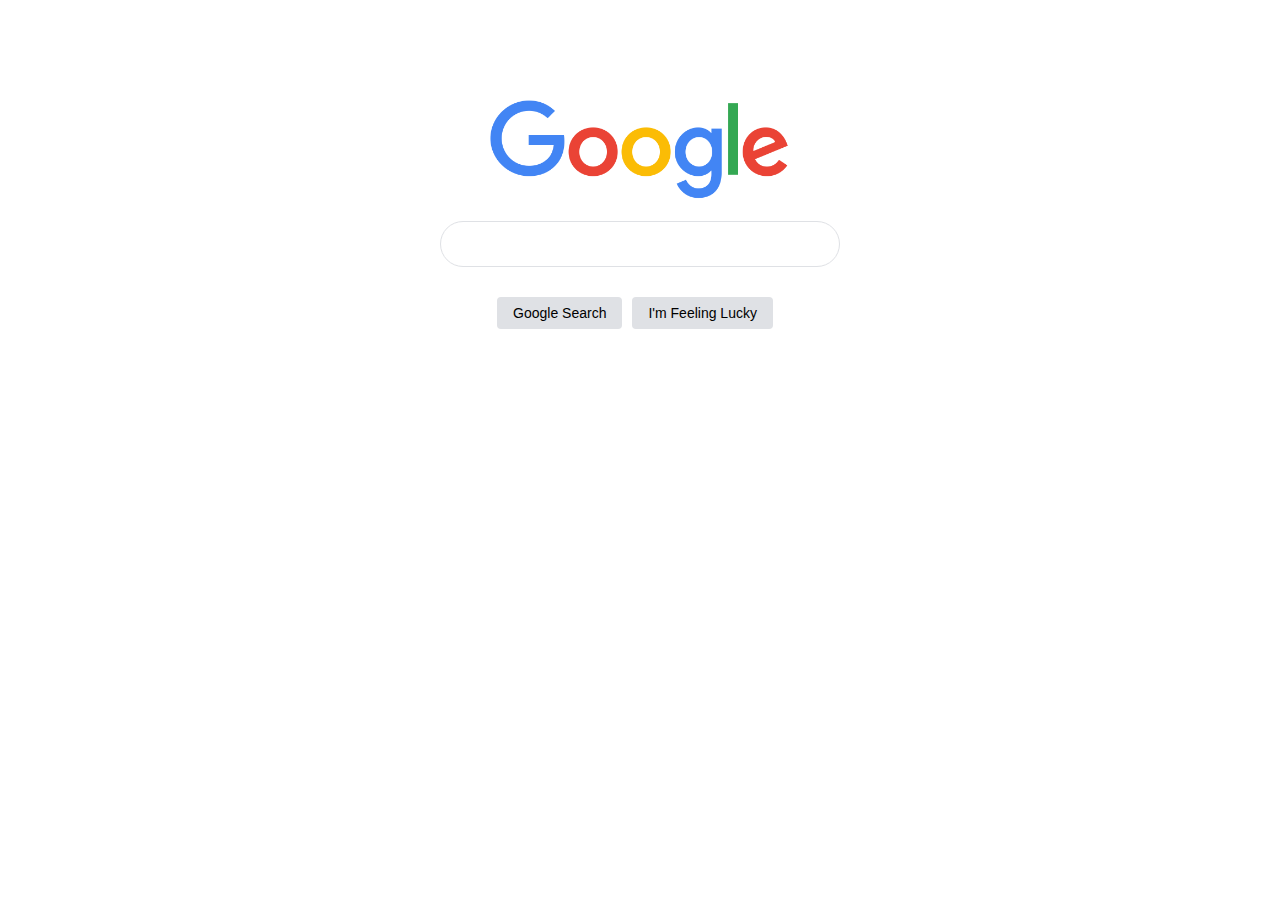
<file: Google/Index.html>
<html>
    <head>
        <link rel="stylesheet" href="style.css" />
    </head>
    <body>
        <div class="main">
            <img class="logo-img" src="google.png" />
            <input class="search-input" type="text" />
            <div class="btn-wrapper">
            <button class="btn">Google Search</button>
            <button class="btn">I'm Feeling Lucky</button>
            </div>
        </div>
    </body>
</html>
</file>
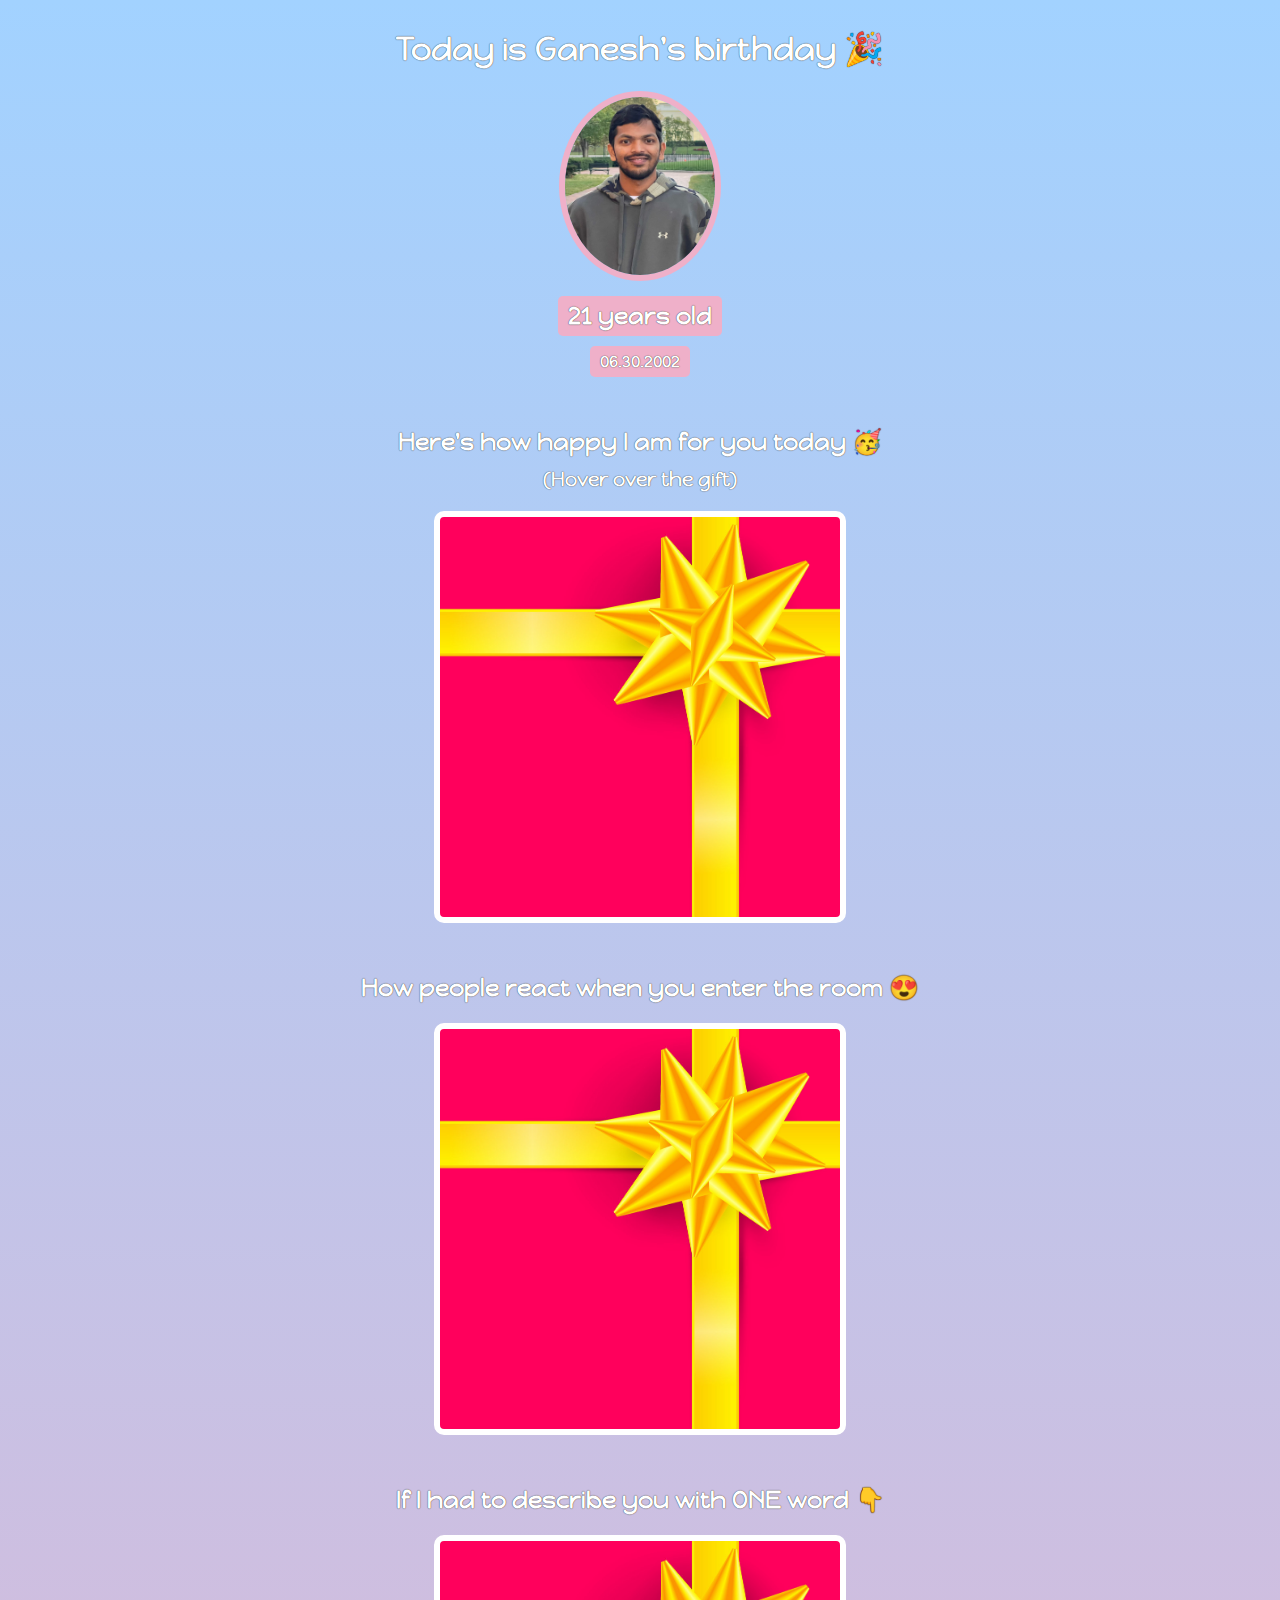
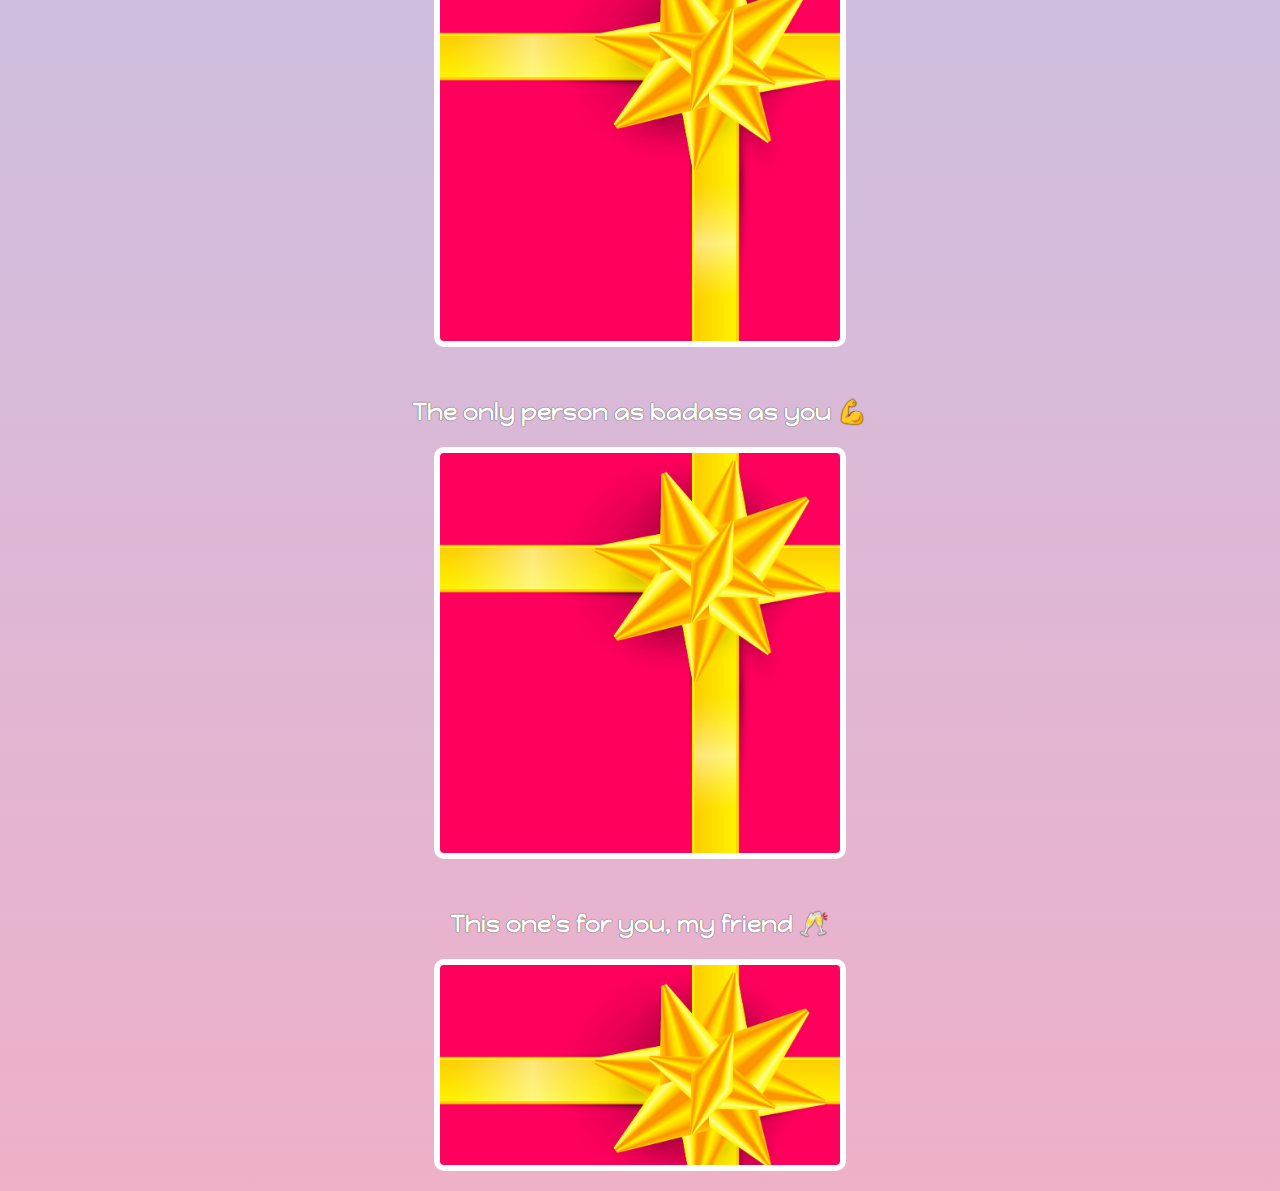
<file: Birthday_Giffs/Birthday.html>
<html>
    <head>
        <link rel="preconnect" href="https://fonts.googleapis.com">
        <link rel="preconnect" href="https://fonts.gstatic.com" crossorigin>
        <link href="https://fonts.googleapis.com/css2?family=Happy+Monkey&display=swap" rel="stylesheet">
        <link rel="stylesheet" href="Style3.css">
    </head>
    <body>
        <div id="header">
            <h1>Today is Ganesh's birthday 🎉</h1>
            <img id="bff-img" src="Ganesh.jpeg">
            <h2 id="bday-age">21 years old</h2>
            <h4 id="bday-date">06.30.2002</h4>
        </div>
        
        <div class="gift-section">
            <h2 class="gift-title">Here's how happy I am for you today 🥳</h2>
            <h3 class="gift-hint">(Hover over the gift)</h3>
            <div class="gift-img" id="gift-img-happy"></div>
        </div>
        
        <div class="gift-section">
            <h2 class="gift-title">How people react when you enter the room 😍</h2>
            <div class="gift-img" id="gift-img-hot"></div>
        </div>
        
        <div class="gift-section">
            <h2 class="gift-title">If I had to describe you with ONE word 👇</h2>
            <div class="gift-img" id="gift-img-genius"></div>
        </div>
        
        <div class="gift-section">
            <h2 class="gift-title">The only person as badass as you 💪</h2>
            <div class="gift-img" id="gift-img-badass"></div>
        </div>
        
         <div class="gift-section">
            <h2 class="gift-title">This one's for you, my friend 🥂</h2>
            <div class="gift-img" id="gift-img-cheers"></div>
        </div>    
    </body>
</html>
</file>
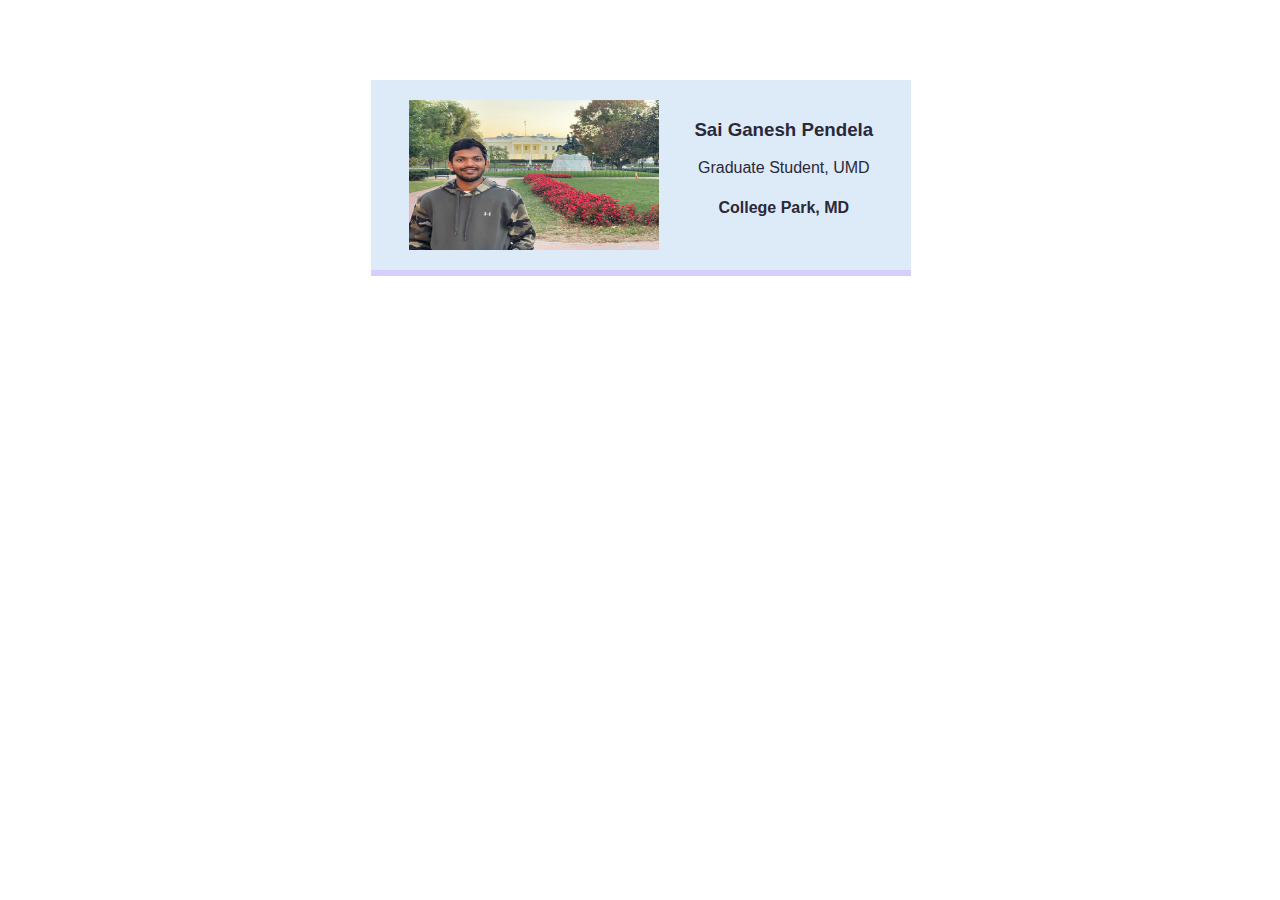
<file: Business-card/Businesscard.html>
<!DOCTYPE html>
<html>
    <head>
        <link rel="stylesheet" href="Style2.css"/>
    </head>
    <body>
        <div class="card">
            <img src="Ganesh.png" alt="Ganesh infront of White House" class="DC">
            <div>
                <h3> Sai Ganesh Pendela</h3>
                <p> Graduate Student, UMD</p>
                <h4> College Park, MD</h4>
            </div>            
        </div>
    </body>
</html>
</file>
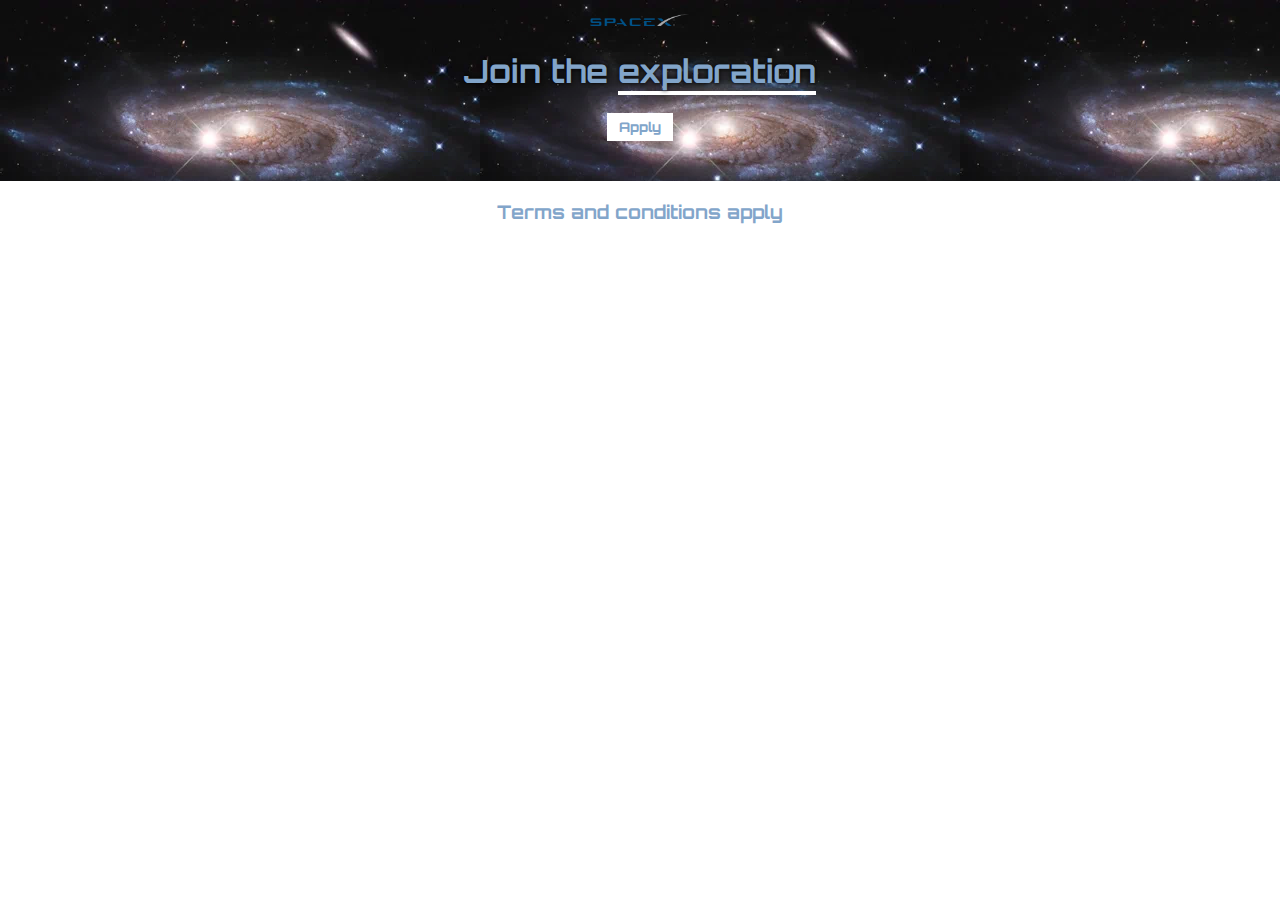
<file: Space/Space.html>
<!DOCTYPE html>
<html>
    <head>
        <link rel="preconnect" href="https://fonts.gstatic.com" crossorigin>
        <link href="https://fonts.googleapis.com/css2?family=Orbitron:wght@400;800&display=swap" rel="stylesheet">
        <link rel="stylesheet" href="Style.css" />
    </head>
    <body>
        <div id="hero">
            <img src="spacex.png" id="main-logo">
            <h1 id = "title">Join the <span class="underline">exploration</span></h1>
            <button class="btn">Apply</button>
        </div>
        <h3>Terms and conditions apply</h3>
    </body>
</html>
</file>
<file: Google/style.css>
.main {
    margin-top: 100px;    

}

.logo-img {
    display: block;
    width: 300px;
    margin-bottom: 20px;
    margin-left: auto;
    margin-right: auto;
}

.search-input {
    display: block;
    width: 400px;
    margin-left: auto;
    margin-right: auto;
    line-height: 24px;
    padding-top: 10px;
    padding-bottom: 10px;
    padding-left: 30px;
    padding-right: 30px;
    border: 1px solid #dfe1e5;
    border-radius: 24px;
}
.btn-wrapper{
    display: flex;
    justify-content: center;
}
.btn {
    margin-right: 10px;
    margin-top: 30px;
    background: #dfe1e5;
    border: none;
    padding-top: 8px;
    padding-bottom: 8px;
    padding-left: 16px;
    padding-right: 16px;
    border-radius: 4px;
    font-size: 14px;
}
</file>
<file: Birthday_Giffs/Style3.css>
body {
    text-align: center;
    font-family: 'Happy Monkey', cursive;
    background: linear-gradient(#a2d2ff, #EFB0C9);
    color: #ffffff;
}

h1, h2, h3, h4, p {
    text-shadow: 0 0 1px black;
}

#bff-img {
    width: 150px;
    border-radius: 50%;
    border: 6px solid #EFB0C9;
    margin-bottom: 10px;
}

#bday-age {
    background: #EFB0C9;
    padding: 5px 10px;
    border-radius: 5px;
    margin: 5px 0 10px 0;
}

#bday-date {
    margin: 0;
    background: #EFB0C9;
    padding: 5px 10px;
    border-radius: 5px;
}

#header {
    display: flex;
    flex-direction: column;
    align-items: center;
}

.gift-section {
    margin-top: 50px;
}

.gift-title {
    margin-bottom: 10px;
}

.gift-hint {
    margin-top: 0;
}

#gift-img-cheers {
    height: 200px;
}

.gift-img {
    margin: 20px auto;
    max-width: 400px;
    height: 400px;
    border: 6px solid white;
    border-radius: 10px;
    background-image: url("gift-cover.jpg");
    background-size: cover;
}

#gift-img-happy:hover {
    background-image: url("happy.gif");
}

#gift-img-hot:hover {
    background-image: url("hot.gif");
}

#gift-img-genius:hover {
    background-image: url("genius.gif");
}

#gift-img-badass:hover {
    background-image: url("badass.gif");
}

#gift-img-cheers:hover {
    background-image: url("cheers.gif");
}
</file>
<file: Business-card/Style2.css>
body{
    margin-left: 10px;
    margin-top: 80px;
    font-family: Verdana, Geneva, Tahoma, sans-serif;
}
.DC{
    width: 250px;
    height: 150px;
}
.card{
    width: 500px;
    padding: 20px;
    margin: 0 auto;
    display: flex;
    justify-content: space-around;
    background-color: #ddebf8;
    color: #2b2839;
    border-bottom: 6px solid #d8cefe;
    text-align: center;
}
</file>
<file: Space/Style.css>
body {
    margin: 0;
    color: #82a5ca;
    text-align: center;
    font-family: 'Orbitron', sans-serif;
}

#hero {
    background-image: url("galaxy.webp");
    background-size: auto;
    padding: 10px 0 40px 0;
}
#title{
    text-shadow: 0 0 4px black;
}
#main-logo {
    width: 100px;
}

.btn {
    padding: 6px 12px;
    background: white;
    border: none;
    font-family: 'Orbitron', sans-serif;
    color: #82a5ca;
    font-weight: 800;
}

.underline {
    border-bottom: 4px solid white;
}
</file>
